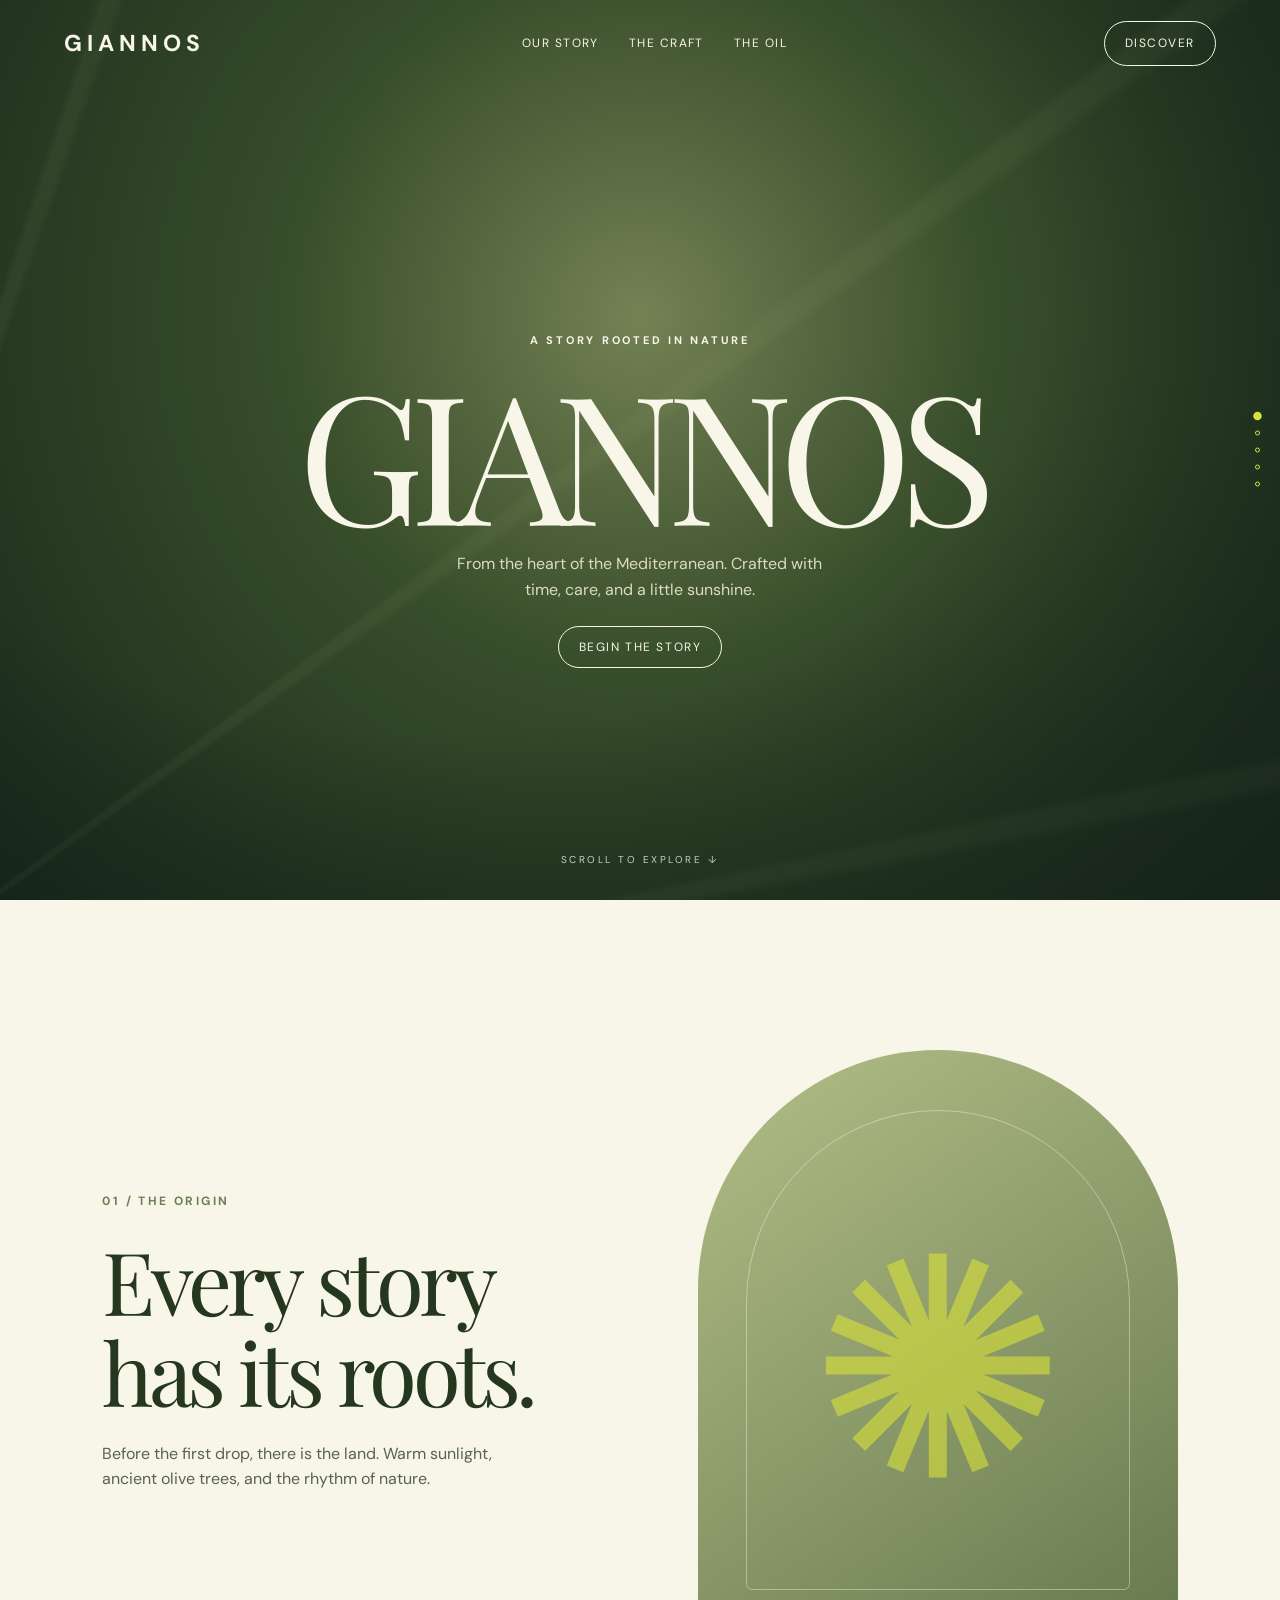
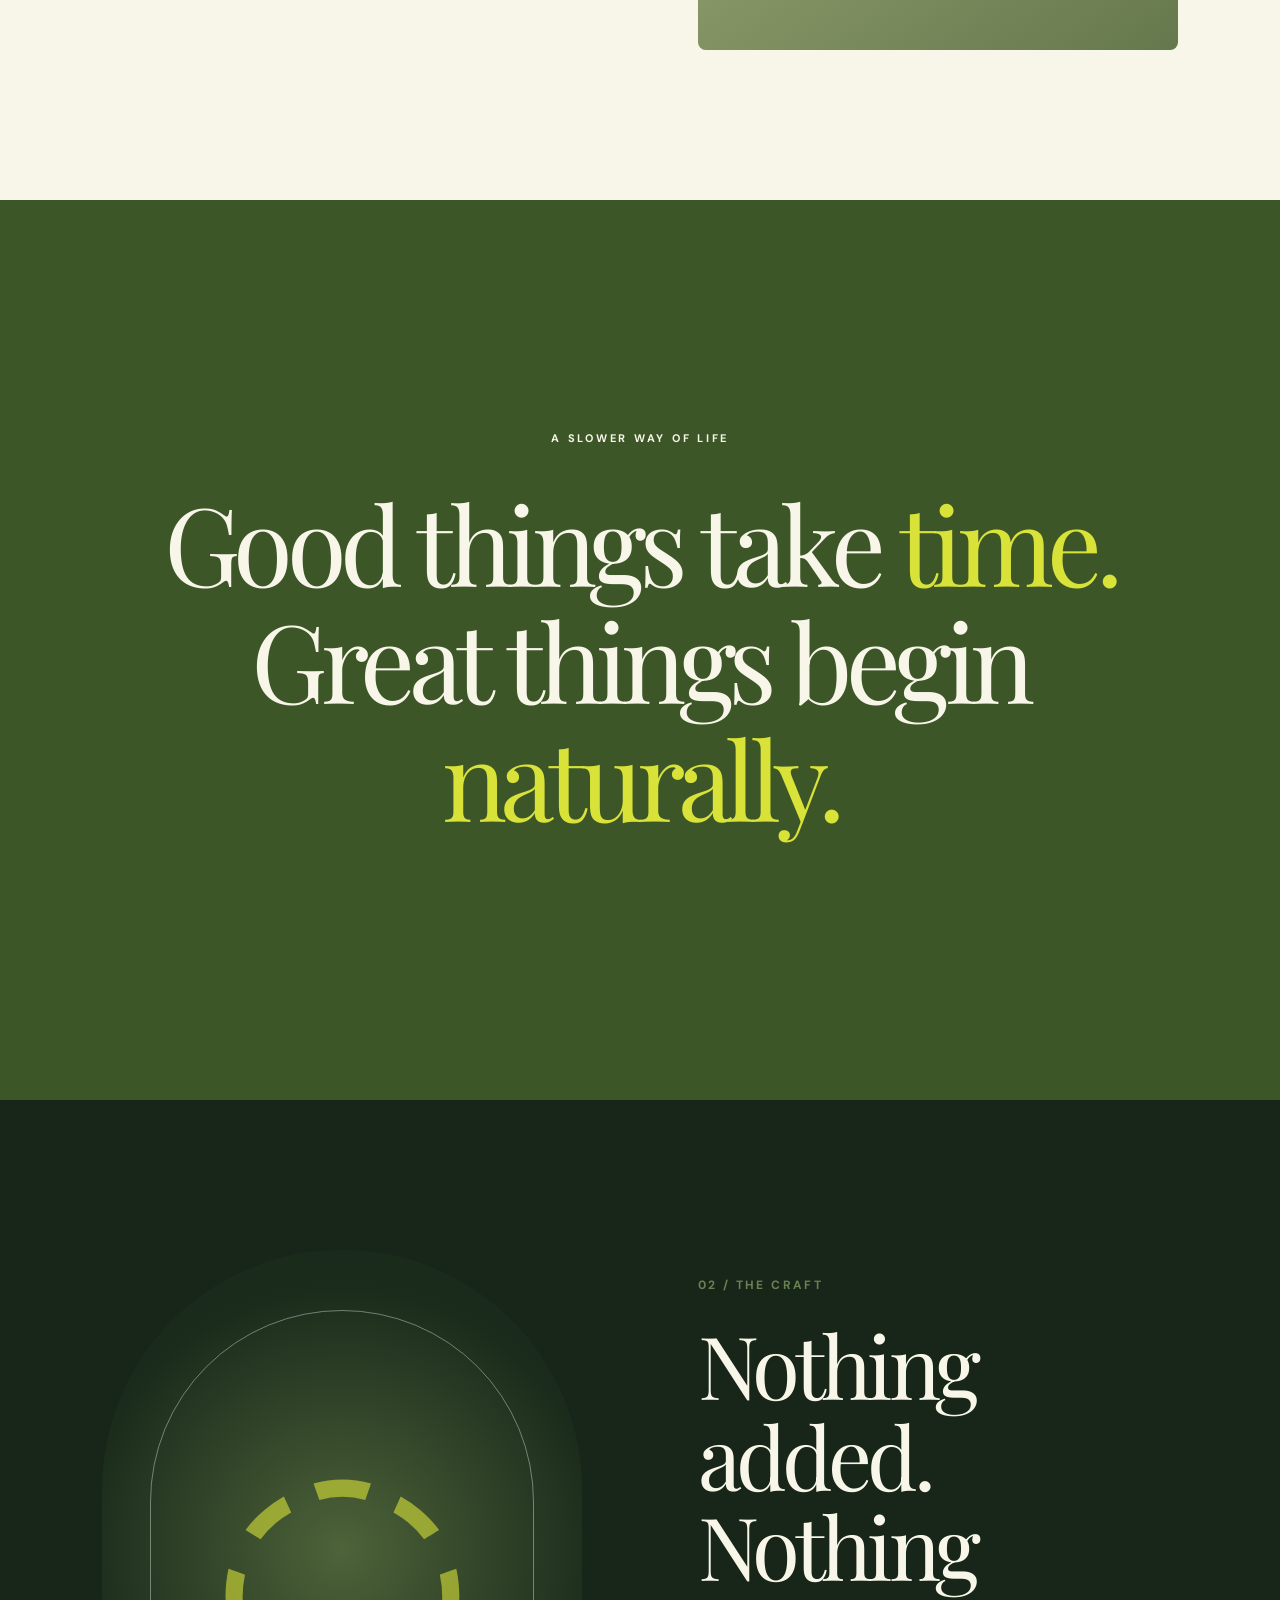
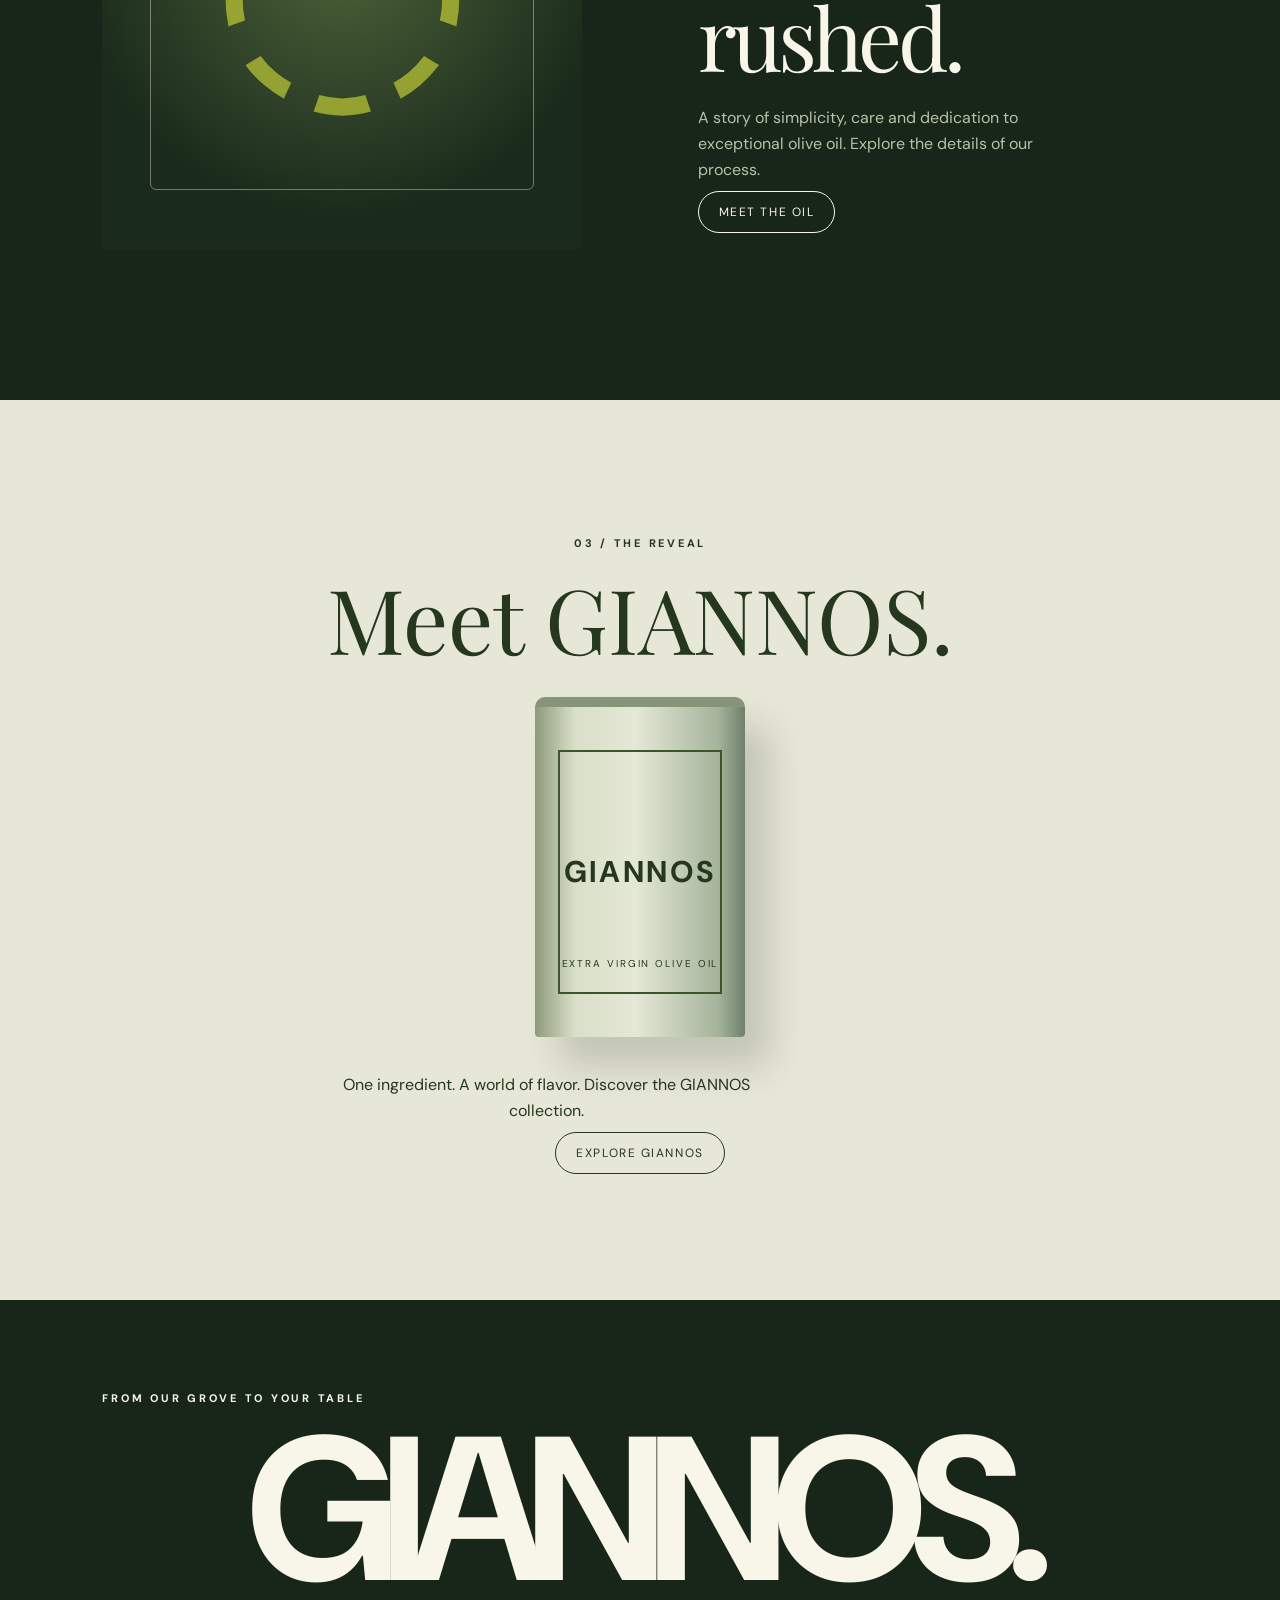
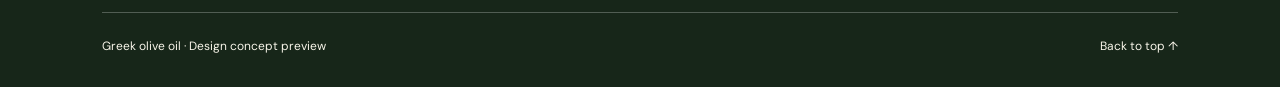
<file: giannos-preview/index.html>
<!doctype html>
<html lang="en"><head><meta charset="utf-8"><meta name="viewport" content="width=device-width,initial-scale=1"><meta name="theme-color" content="#25371e"><title>GIANNOS — A Story of Olive Oil</title><link rel="preconnect" href="https://fonts.googleapis.com"><link rel="preconnect" href="https://fonts.gstatic.com" crossorigin><link href="https://fonts.googleapis.com/css2?family=DM+Sans:wght@400;500;600;700&family=Playfair+Display:wght@400;500&display=swap" rel="stylesheet"><style>
:root{--forest:#25371e;--deep:#172619;--olive:#3c5627;--cream:#f8f5e9;--lime:#d8e238}*{box-sizing:border-box}html{scroll-behavior:smooth}body{margin:0;background:var(--cream);color:var(--forest);font:400 16px/1.6 "DM Sans",sans-serif}a{color:inherit;text-decoration:none}header{position:fixed;z-index:10;top:0;left:0;width:100%;padding:21px clamp(24px,5vw,90px);display:flex;align-items:center;justify-content:space-between;color:var(--cream);transition:background .3s}header.scrolled{background:#172619e9;backdrop-filter:blur(14px)}.brand{font-size:23px;letter-spacing:.22em;font-weight:700}.nav{display:flex;gap:30px;font-size:12px;text-transform:uppercase;letter-spacing:.12em}.button{border:1px solid currentColor;padding:12px 20px;border-radius:100px;font-size:12px;text-transform:uppercase;letter-spacing:.13em;transition:.2s}.button:hover{background:var(--lime);color:var(--deep);border-color:var(--lime)}section{position:relative;min-height:100vh;overflow:hidden}.hero{background:radial-gradient(circle at 50% 35%,#748254 0%,#394e2b 40%,#18281b 100%);color:var(--cream);display:flex;align-items:center;justify-content:center;text-align:center}.hero:before,.hero:after{content:"";position:absolute;inset:-30%;pointer-events:none;background:radial-gradient(ellipse at 40% 40%,transparent 35%,#1422189c 74%)}.hero .center{position:relative;z-index:2;padding:90px 20px 0}.eyebrow{font-size:11px;letter-spacing:.25em;text-transform:uppercase;font-weight:700}.huge{font:400 clamp(72px,14vw,235px)/.82 "Playfair Display",serif;letter-spacing:-.075em;margin:30px auto 25px}.hero p{max-width:390px;margin:25px auto 30px;color:#dcdac5}.scroll{position:absolute;bottom:32px;left:50%;transform:translateX(-50%);font-size:10px;letter-spacing:.25em;text-transform:uppercase}.branch{position:absolute;inset:0;opacity:.45;background:repeating-conic-gradient(from 40deg at 0 100%,transparent 0deg 13deg,#93a5732e 13.4deg 14deg,transparent 14.5deg 25deg);transform:scale(1.4)}.chapter{display:flex;align-items:center;justify-content:center;padding:120px max(8vw,28px);gap:9vw}.chapter .copy{max-width:490px;flex:1}.number{font-size:12px;letter-spacing:.2em;font-weight:700;color:#6b8154}.chapter h2{font:400 clamp(55px,6.8vw,115px)/1.04 "Playfair Display",serif;letter-spacing:-.055em;margin:24px 0}.chapter p{max-width:390px;color:#57644e}.visual{flex:1;max-width:570px;aspect-ratio:4/5;position:relative;overflow:hidden;background:linear-gradient(150deg,#74895d,#243b23);border-radius:280px 280px 9px 9px}.visual:before{content:"";position:absolute;inset:10%;border:1px solid #ffffff60;border-radius:inherit}.visual .symbol{position:absolute;left:50%;top:50%;transform:translate(-50%,-50%);font:400 clamp(130px,24vw,400px)/1 "Playfair Display",serif;color:#d8e23899}.light{background:var(--cream)}.light .visual{background:linear-gradient(145deg,#b4bf88,#65784d)}.dark{background:var(--deep);color:var(--cream)}.dark .copy p{color:#b8c1a8}.dark .visual{background:radial-gradient(circle at 50% 50%,#4d6339,#1a2a1b 70%)}.statement{background:var(--olive);color:var(--cream);display:grid;place-items:center;text-align:center;padding:110px 8vw}.statement h2{font:400 clamp(54px,8.5vw,145px)/1.08 "Playfair Display",serif;letter-spacing:-.06em;max-width:1200px;margin:35px auto}.statement em{color:var(--lime);font-style:normal}.product{background:#e7e7d8;display:grid;place-items:center;padding:125px 25px;text-align:center}.product h2{font:400 clamp(58px,7vw,112px)/1 "Playfair Display",serif;margin:20px auto 10px}.tin{width:210px;height:340px;background:linear-gradient(90deg,#8d9a7b,#d9dfc8 19%,#e4e8d6 48%,#a5b49b 87%,#6f806b);margin:35px auto;box-shadow:25px 30px 35px #29342130;display:flex;align-items:center;justify-content:center;position:relative;border-radius:10px 10px 4px 4px;border-top:10px solid #879477}.tin:before{content:"";width:160px;height:240px;border:2px solid #3b542c;position:absolute}.tin span{z-index:1;font-size:30px;letter-spacing:.08em;font-weight:700}.tin small{position:absolute;z-index:1;bottom:65px;font-size:10px;letter-spacing:.19em}.product p{max-width:440px}.product .button{margin-top:20px}.footer{background:var(--deep);color:var(--cream);padding:90px 8vw 30px;min-height:auto}.footer .word{font:700 clamp(65px,16vw,250px)/1 "DM Sans",sans-serif;letter-spacing:-.09em;text-align:center}.footer .bottom{display:flex;justify-content:space-between;border-top:1px solid #ffffff40;padding-top:24px;font-size:12px}.reveal{opacity:0;transform:translateY(65px);transition:opacity .9s,transform .9s}.reveal.visible{opacity:1;transform:translateY(0)}.progress{position:fixed;z-index:9;right:20px;top:50%;transform:translateY(-50%);display:grid;gap:12px}.progress span{width:5px;height:5px;border-radius:50%;border:1px solid var(--lime);background:transparent}.progress span.on{background:var(--lime);transform:scale(1.7)}@media(max-width:750px){.nav{display:none}.chapter{flex-direction:column;gap:40px}.chapter .visual{width:100%;max-width:460px}.chapter h2{font-size:58px}.chapter .copy{width:100%}.huge{font-size:23vw}.progress{right:12px}.footer .bottom{gap:15px;flex-direction:column}.product{min-height:90vh}}@media(prefers-reduced-motion:reduce){html{scroll-behavior:auto}.reveal{opacity:1;transform:none;transition:none}}
</style></head><body>
<header id="header"><a class="brand" href="#">GIANNOS</a><nav class="nav"><a href="#origin">Our Story</a><a href="#craft">The Craft</a><a href="#oil">The Oil</a></nav><a class="button" href="#oil">Discover</a></header>
<div class="progress" aria-hidden="true"><span class="on"></span><span></span><span></span><span></span><span></span></div>
<section class="hero scene"><div class="branch" id="branch"></div><div class="center"><div class="eyebrow reveal">A STORY ROOTED IN NATURE</div><h1 class="huge reveal">GIANNOS</h1><p class="reveal">From the heart of the Mediterranean. Crafted with time, care, and a little sunshine.</p><a class="button reveal" href="#origin">Begin the story</a></div><div class="scroll">Scroll to explore ↓</div></section>
<section id="origin" class="chapter light scene"><div class="copy reveal"><div class="number">01 / THE ORIGIN</div><h2>Every story has its roots.</h2><p>Before the first drop, there is the land. Warm sunlight, ancient olive trees, and the rhythm of nature.</p></div><div class="visual reveal"><span class="symbol">✺</span></div></section>
<section class="statement scene"><div class="reveal"><div class="eyebrow">A SLOWER WAY OF LIFE</div><h2>Good things take <em>time.</em><br>Great things begin <em>naturally.</em></h2></div></section>
<section id="craft" class="chapter dark scene"><div class="visual reveal"><span class="symbol">◌</span></div><div class="copy reveal"><div class="number">02 / THE CRAFT</div><h2>Nothing added. Nothing rushed.</h2><p>A story of simplicity, care and dedication to exceptional olive oil. Explore the details of our process.</p><a class="button" href="#oil">Meet the oil</a></div></section>
<section id="oil" class="product scene"><div class="reveal"><div class="eyebrow">03 / THE REVEAL</div><h2>Meet GIANNOS.</h2><div class="tin"><span>GIANNOS</span><small>EXTRA VIRGIN OLIVE OIL</small></div><p>One ingredient. A world of flavor. Discover the GIANNOS collection.</p><a class="button" href="mailto:hello@example.com?subject=GIANNOS%20olive%20oil%20enquiry">Explore GIANNOS</a></div></section>
<footer class="footer"><div class="eyebrow">FROM OUR GROVE TO YOUR TABLE</div><div class="word">GIANNOS.</div><div class="bottom"><span>Greek olive oil · Design concept preview</span><a href="#">Back to top ↑</a></div></footer>
<script>
const io=new IntersectionObserver(es=>es.forEach(e=>{if(e.isIntersecting)e.target.classList.add('visible')}),{threshold:.12});document.querySelectorAll('.reveal').forEach(e=>io.observe(e));const scenes=[...document.querySelectorAll('.scene')],dots=[...document.querySelectorAll('.progress span')];let ticking=false;addEventListener('scroll',()=>{if(ticking)return;ticking=true;requestAnimationFrame(()=>{document.getElementById('header').classList.toggle('scrolled',scrollY>60);const mid=scrollY+innerHeight*.5;let n=0;scenes.forEach((s,i)=>{if(s.offsetTop<=mid)n=i});dots.forEach((d,i)=>d.classList.toggle('on',i===n));document.getElementById('branch').style.transform='translateY('+Math.min(scrollY*.13,180)+'px) scale(1.4)';ticking=false})},{passive:true});
</script></body></html>
</file>
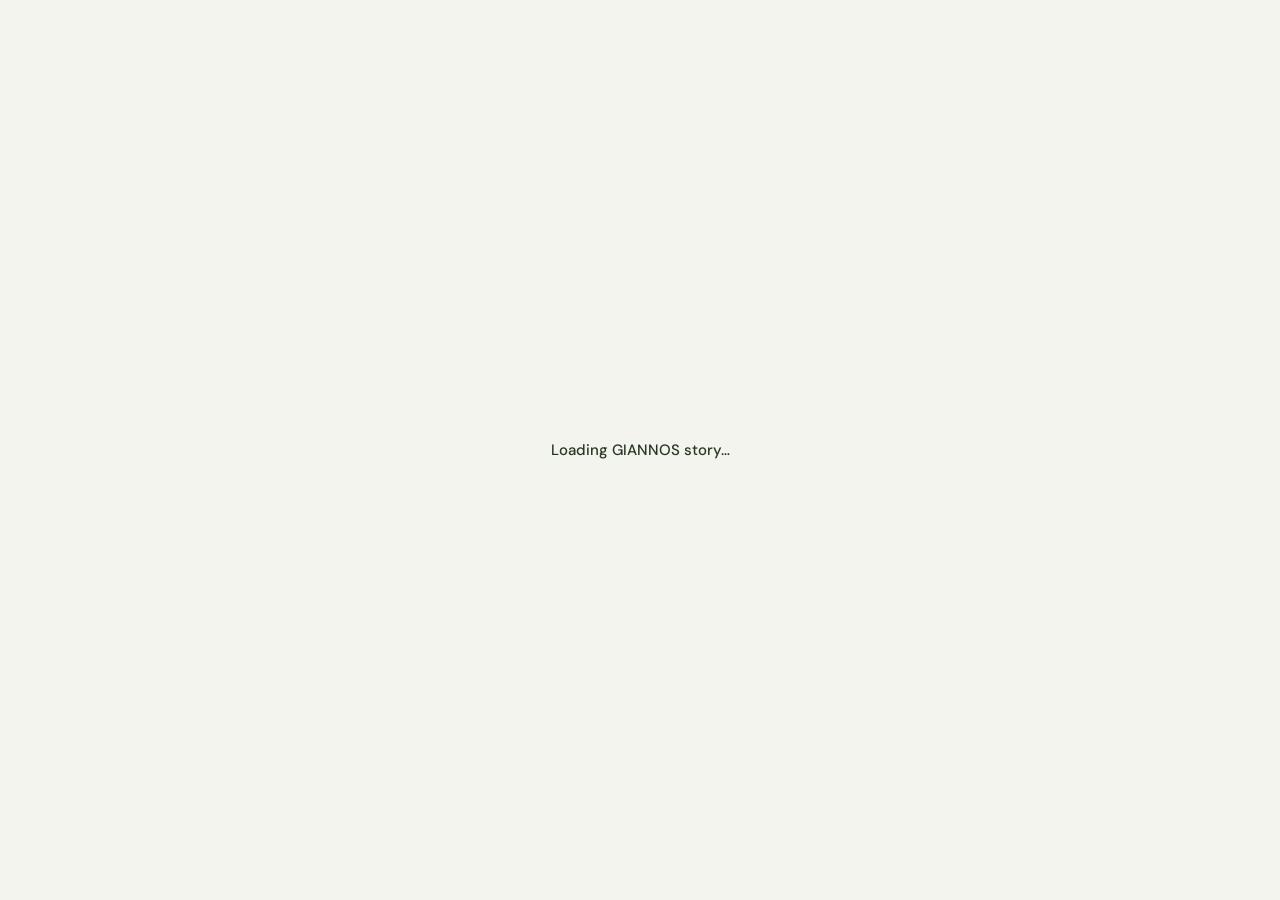
<file: index2.html>
<!doctype html>
<html lang="en">
<head>
<meta charset="UTF-8">
<meta name="viewport" content="width=device-width, initial-scale=1.0">
<title>GIANNOS — Greek Extra Virgin Olive Oil</title>
<link rel="preconnect" href="https://esm.sh">
<link rel="preconnect" href="https://fonts.googleapis.com">
<link rel="preconnect" href="https://fonts.gstatic.com" crossorigin>
<link href="https://fonts.googleapis.com/css2?family=DM+Sans:wght@400;500;600;700;800&display=swap" rel="stylesheet">
<script type="importmap">
{"imports":{
"react":"https://esm.sh/react@18.3.1",
"react-dom/client":"https://esm.sh/react-dom@18.3.1/client?external=react",
"gsap":"https://esm.sh/gsap@3.14.2",
"gsap/ScrollTrigger":"https://esm.sh/gsap@3.14.2/ScrollTrigger"
}}
</script>
<style>html,body,#root{margin:0;width:100%;min-height:100%;}body{background:#f4f4ee;}#loading{position:fixed;inset:0;display:grid;place-items:center;font:500 15px/1.5 "DM Sans",sans-serif;color:#273722}#error{white-space:pre-wrap;color:#a22;padding:24px;font:14px monospace}</style>
</head>
<body>
<div id="root"><div id="loading">Loading GIANNOS story…</div></div>
<script type="module">
import React from "react";
import {createRoot} from "react-dom/client";
import OverstoryStudioLanding from "./giannos-original-component.js";
const giannosContent = {
brand: "GIANNOS",
status: "GREEK EXTRA VIRGIN OLIVE OIL",
hero: {
 lead: "From Greece.",
 words: ["NATURE.", "TRADITION.", "FLAVOR."],
 tail: "To your table.",
 trusted: "Everyday taste matters.",
 cue: "Scroll to discover the story"
},
links: [
 {label:"Our Story",href:"#about"},
 {label:"The Olive Oil",href:"#services"},
 {label:"Discover",href:"#work"},
 {label:"Our Process",href:"#process"},
 {label:"Questions",href:"#faq"}
],
logos: [],
manifesto: {
 kicker:"Where the story begins",
 text:"It begins with an olive. Under the Greek sun. A simple ingredient, shaped by nature. [chart] Carefully made into extra virgin olive oil, and brought to the everyday table. Because everyday taste matters."
},
stats:[
 {value:100,suffix:"%",label:"Extra virgin olive oil"},
 {value:2,label:"Formats: 500ml & 3L"},
 {value:20,suffix:"%",label:"Maximum advertised subscription saving"}
],
services:{
 kicker:"The essence",
 title:"An everyday ingredient. An extraordinary tradition.",
 text:"Explore the little details behind GIANNOS. Each chapter opens only when you choose to discover more.",
 items:[
  {title:"Rooted in Greece",art:"brand",time:"01 / ORIGIN",text:"GIANNOS is a product of Greece. A story inspired by the place where olive oil is part of everyday life.",tags:["Product of Greece","Mediterranean inspiration","Everyday taste"]},
  {title:"Made from olives",art:"product",time:"02 / THE OIL",text:"GIANNOS Greek Extra Virgin Olive Oil is obtained directly from olives and solely by mechanical means, as stated on the product label.",tags:["Extra virgin","Directly from olives","Mechanical means"]},
  {title:"Protected for everyday use",art:"system",time:"03 / THE CARE",text:"Keep the oil in a cool, dry place, away from light and heat. Simple care helps protect the product in your kitchen.",tags:["Store cool and dry","Away from light","Away from heat"]},
  {title:"A place at every table",art:"site",time:"04 / THE EXPERIENCE",text:"From a finishing drizzle to a familiar family recipe, GIANNOS is made to bring a taste of Greece to everyday meals.",tags:["Drizzling","Dipping","Everyday cooking"]}
 ]
},
work:{
 kicker:"Meet GIANNOS",
 title:"One story. Two ways to enjoy it.",
 next:"Explore the full story",
 items:[
  {client:"GIANNOS 500ml",mark:"leaf",kind:"Glass bottle",title:"Your everyday bottle of Greek Extra Virgin Olive Oil.",metric:"$15",metricLabel:"Starting price · 500ml",year:"500ml",mock:"mobile",tint:["#e8e8ce","#a8bc53"]},
  {client:"GIANNOS 3L",mark:"leaf",kind:"Metal tin",title:"More of what you love. A generous 3-liter format.",metric:"$50",metricLabel:"Starting price · 3L",year:"3L",mock:"dashboard",tint:["#e6e4c6","#a4b543"]}
 ]
},
process:{
 kicker:"The journey",
 title:"From the olive to the everyday table.",
 steps:[
 {name:"Origin",when:"01 / GREECE",title:"It starts in Greece.",text:"The journey begins with olives and a Mediterranean food tradition."},
 {name:"Olive",when:"02 / INGREDIENT",title:"Simply olives.",text:"Extra virgin olive oil obtained directly from olives."},
 {name:"Craft",when:"03 / EXTRACTION",title:"Solely mechanical means.",text:"The extraction method is stated on GIANNOS packaging. No invented processing claims — just the product's own facts."},
 {name:"Table",when:"04 / ENJOY",title:"Everyday taste matters.",text:"Drizzle. Dip. Cook. Make room for a little Greek flavor in your routine."}
 ]
},
quotes:null,
pricing:null,
faq:{
 kicker:"The details",
 title:"Curious about GIANNOS?",
 text:"The essentials, without interrupting the story.",
 items:[
 {q:"What is GIANNOS?",a:"GIANNOS is Greek Extra Virgin Olive Oil, labeled as a product of Greece."},
 {q:"What sizes are available?",a:"The provided collection shows a 500ml glass bottle and a 3L tin."},
 {q:"How much does it cost?",a:"The supplied product pages show prices starting at $15 for 500ml and $50 for 3L. Final prices depend on your purchase options."},
 {q:"Is there a subscription?",a:"Yes. The supplied subscription designs show savings of 10% for a single item, 15% for selected multipacks and 20% for larger multipacks, with frequency selection. The exact total is shown at checkout."},
 {q:"How should I store the olive oil?",a:"Store in a cool, dry place away from light and heat, following the product label."}
 ]
},
cta:{title:"A little Greece in every day.",text:"Discover Greek Extra Virgin Olive Oil in a 500ml bottle or a 3L tin.",button:"Explore the collection"},
footer:{
 columns:[
 {title:"Explore",links:[{label:"The story",href:"#about"},{label:"The oil",href:"#services"},{label:"Collection",href:"#work"}]},
 {title:"Discover",links:[{label:"Our process",href:"#process"},{label:"Questions",href:"#faq"}]},
 {title:"GIANNOS",links:[{label:"Back to top",href:"#top"}]}
 ],
 city:"Greece",timeZone:"Europe/Athens",note:"Everyday taste matters."
},
email:"",currency:"$",season:"summer",photo:"./assets/giannos-olive-hero-4k.webp",theme:"light",themeToggle:true
};
createRoot(document.getElementById("root")).render(React.createElement(OverstoryStudioLanding, giannosContent));
</script>
</body>
</html>
</file>
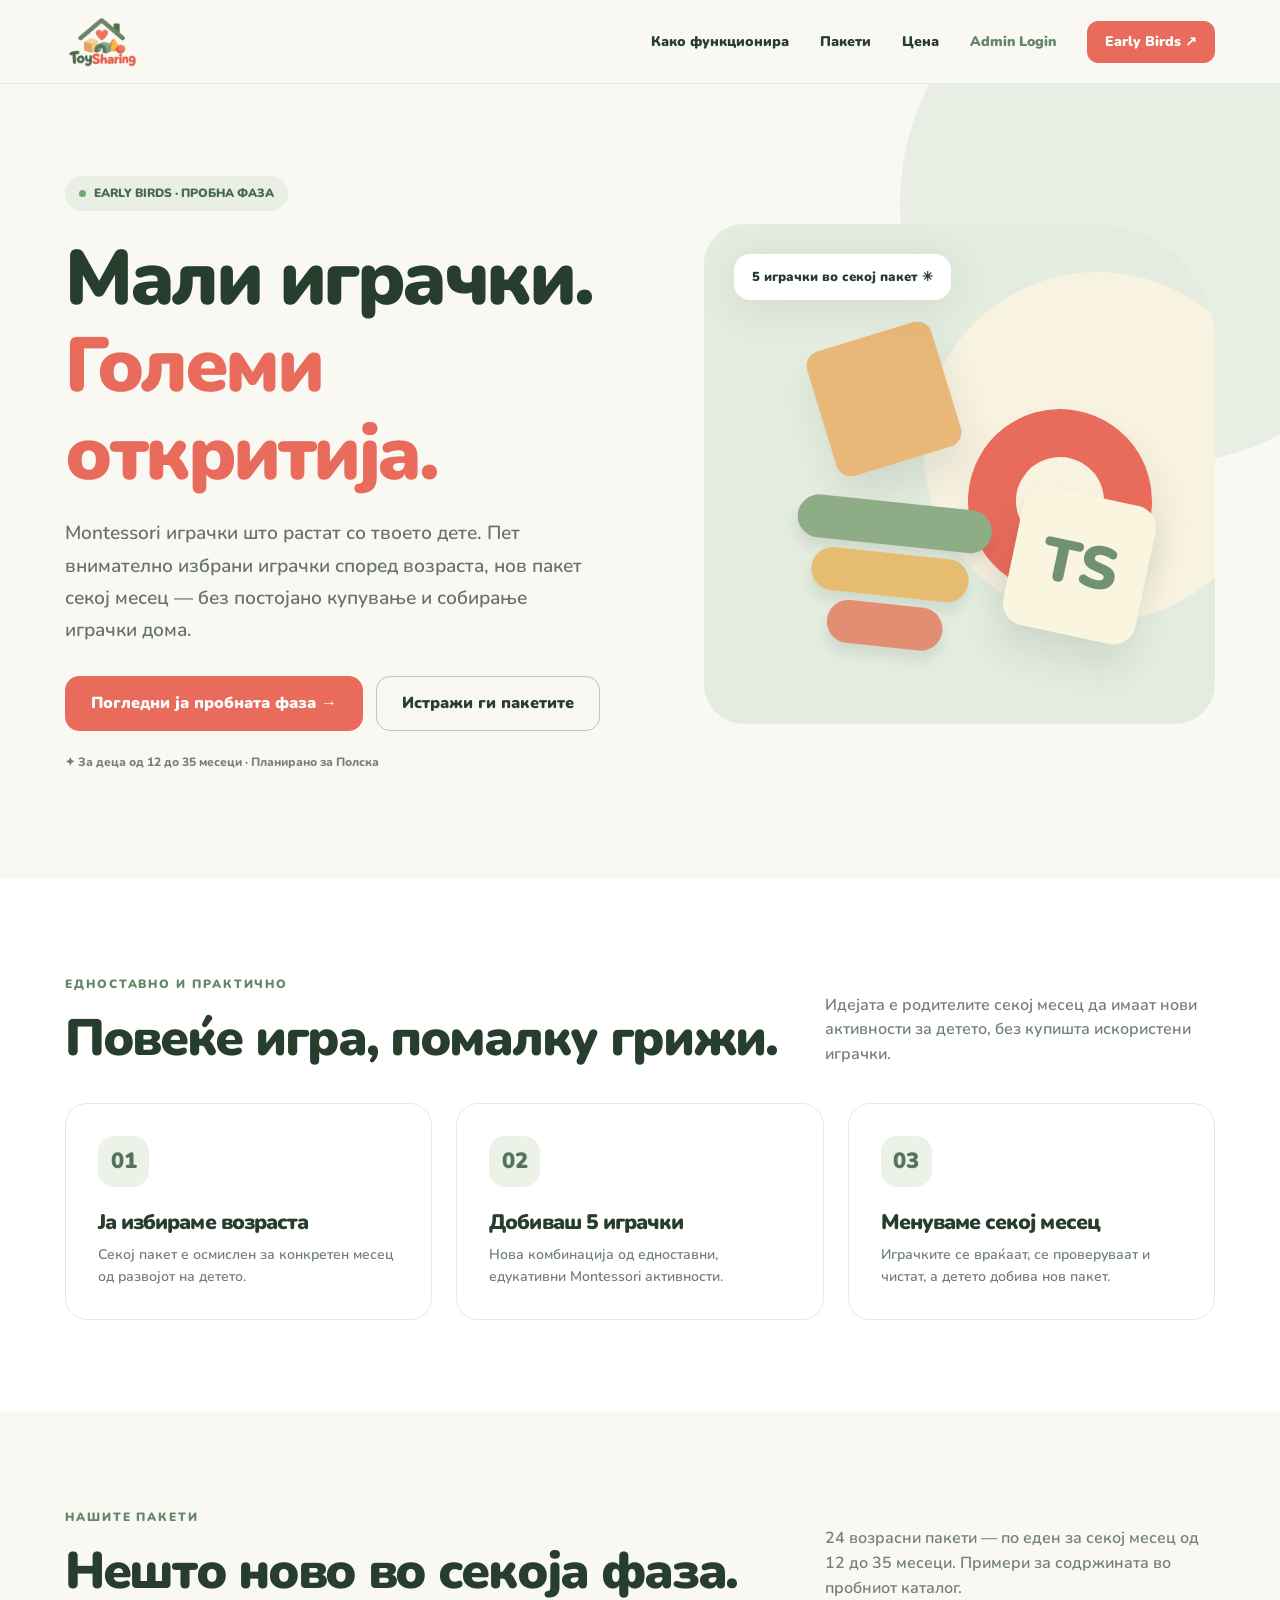
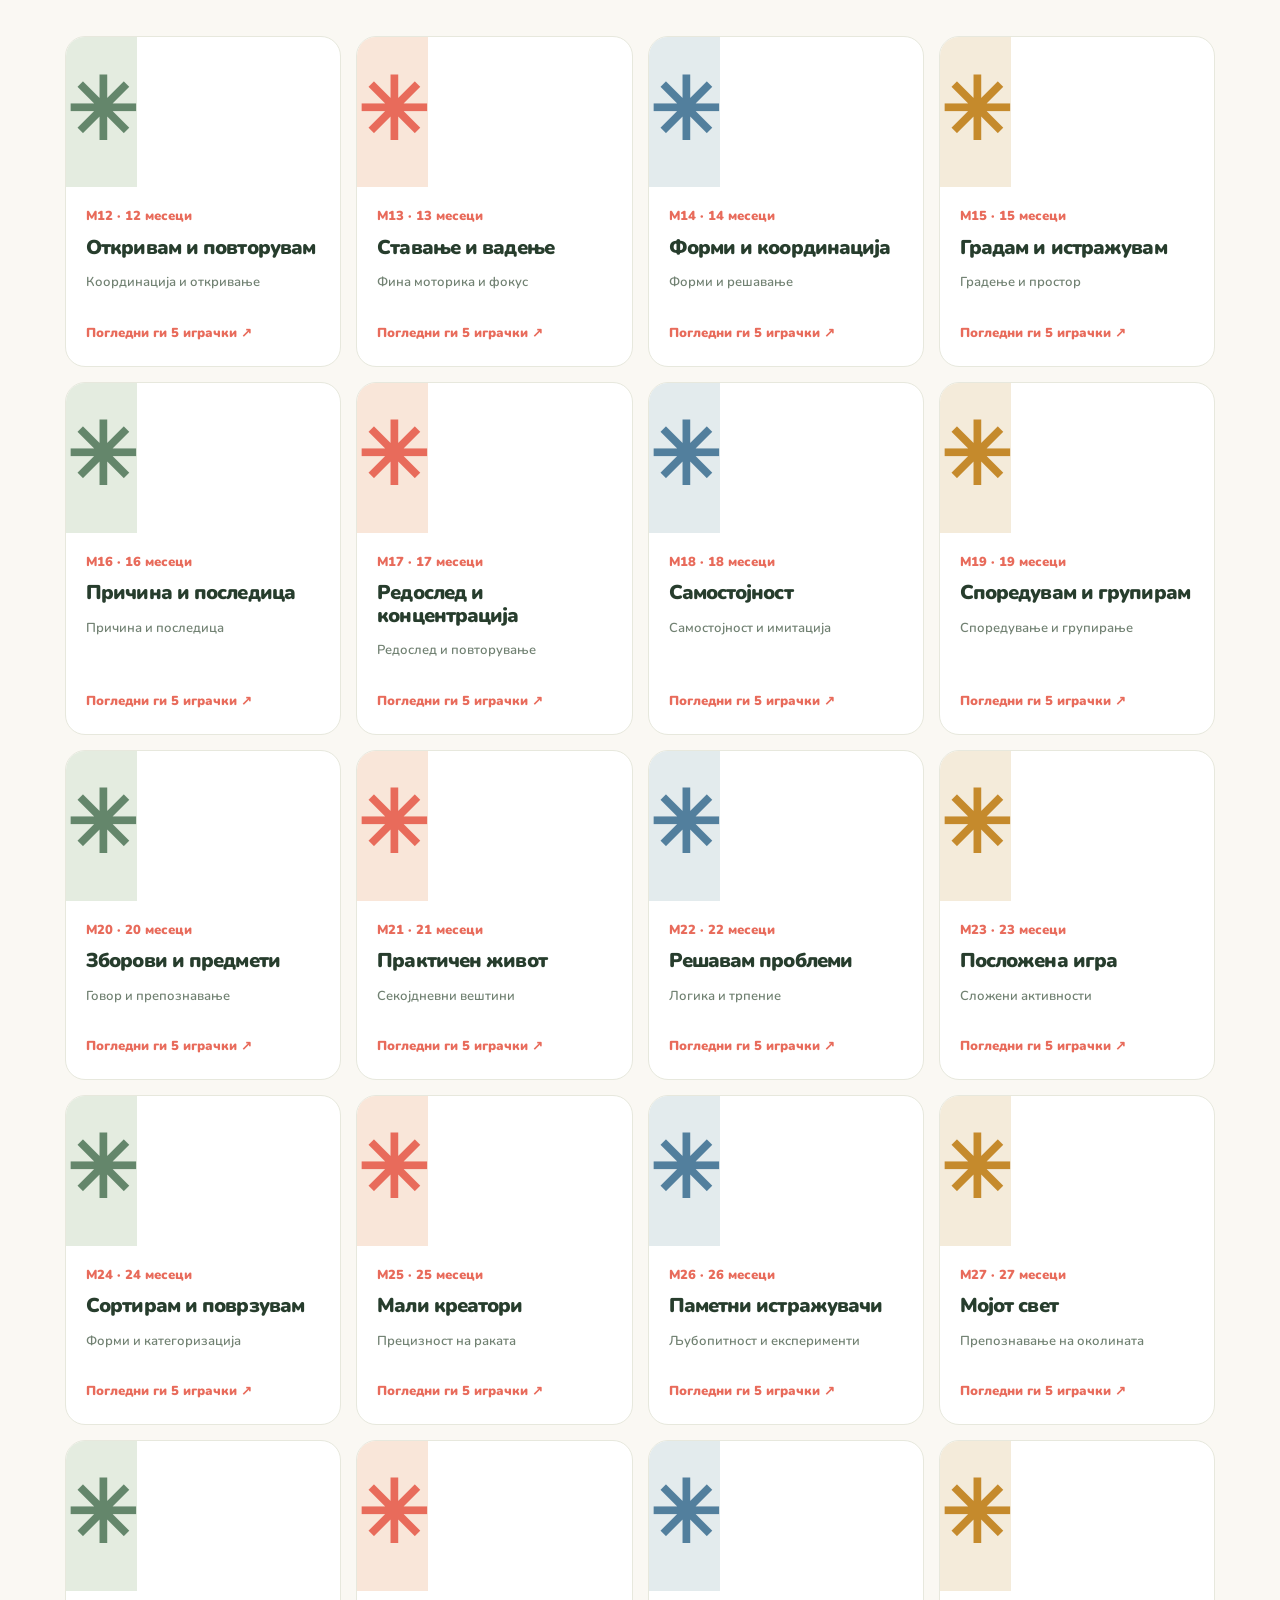
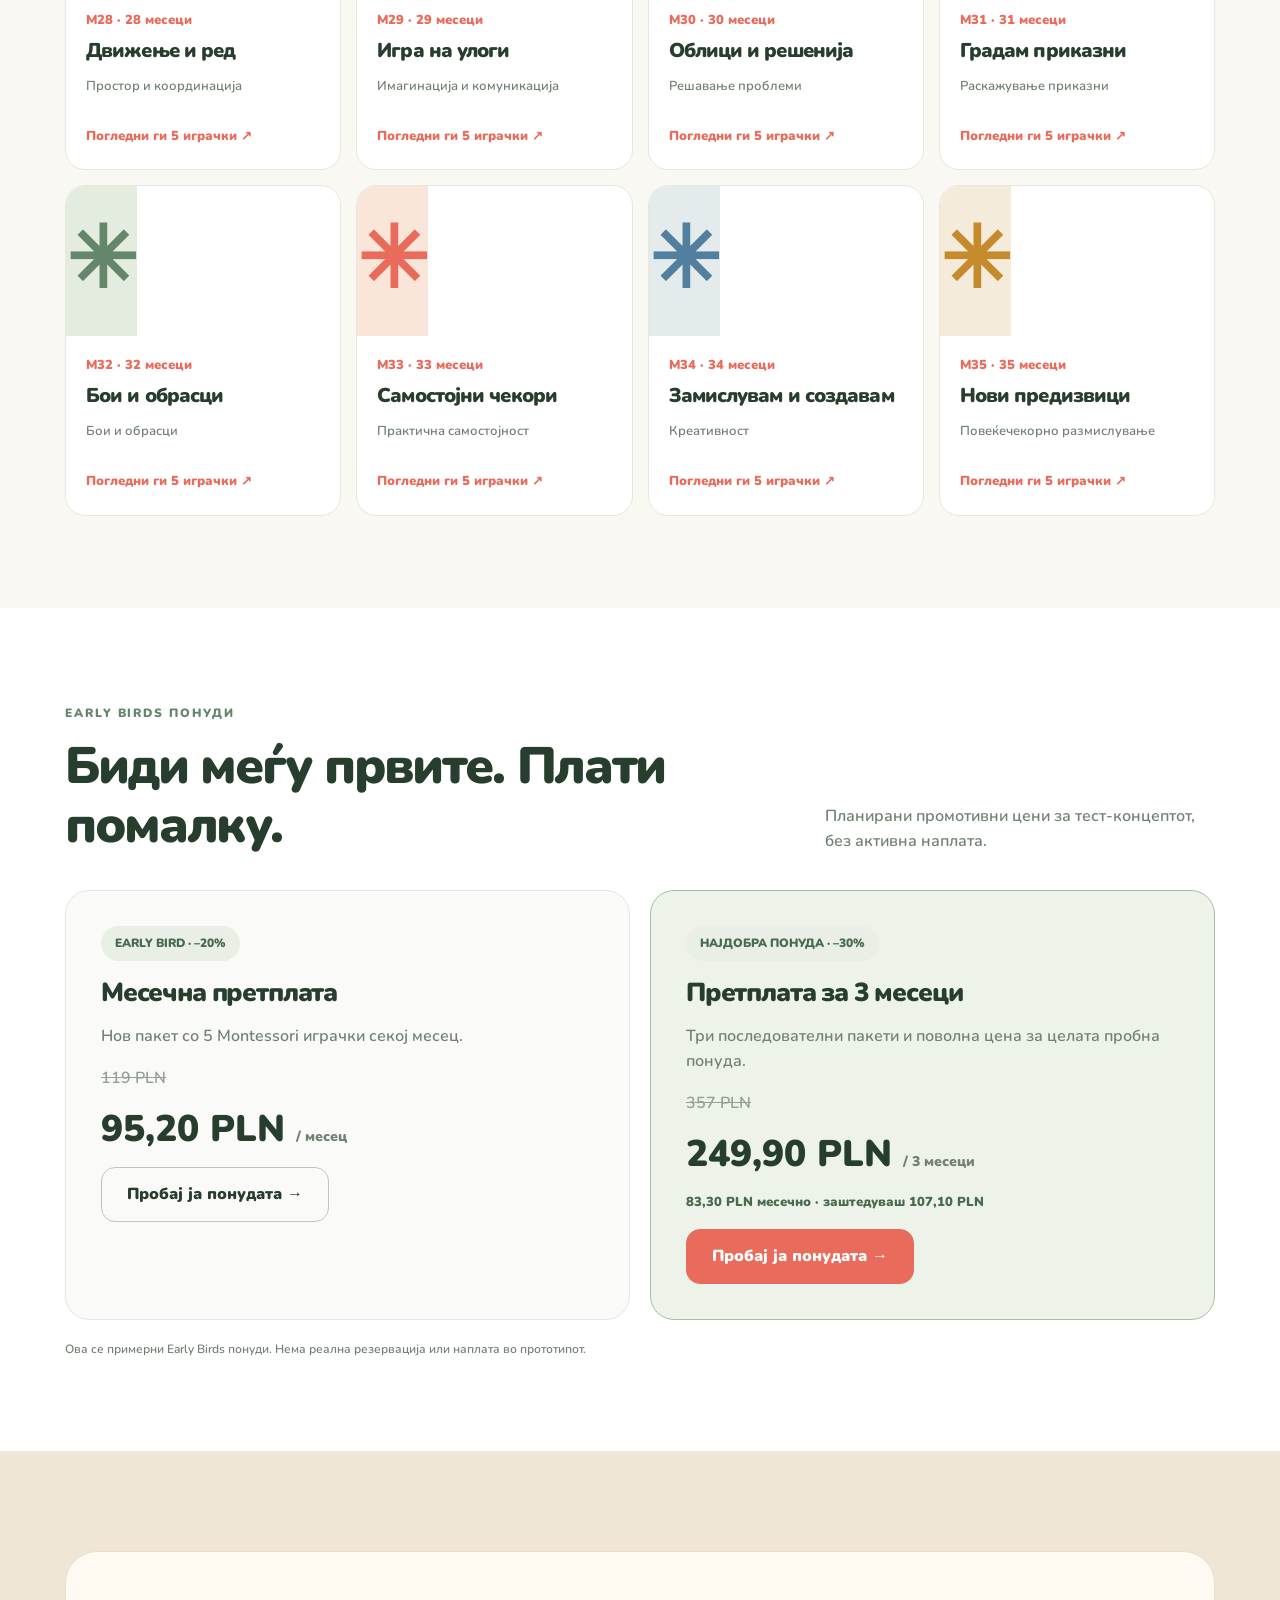
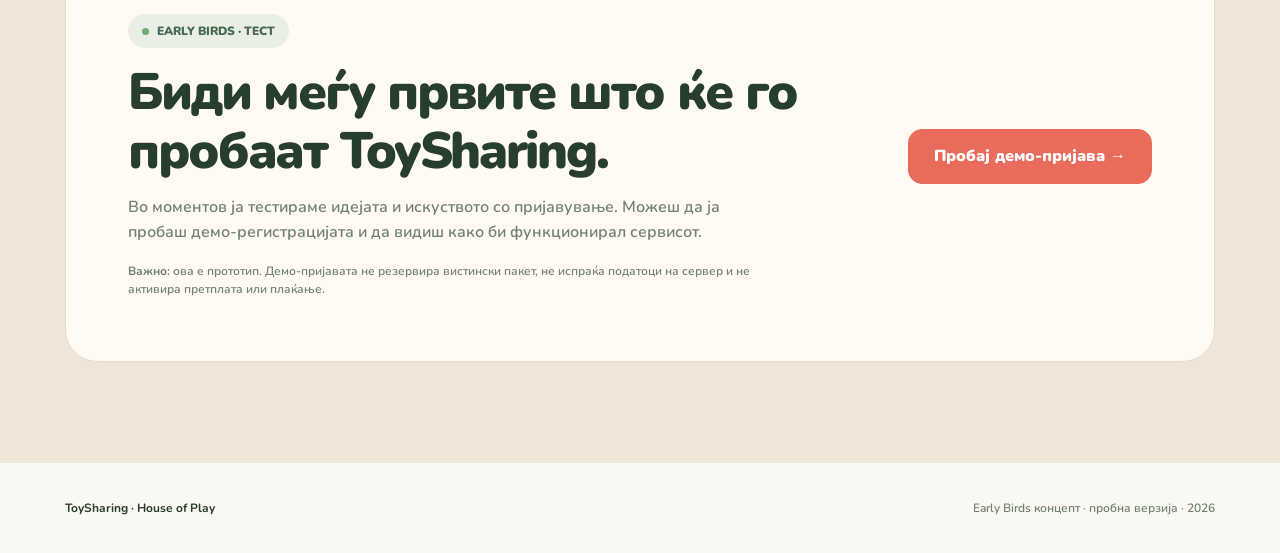
<file: landing.html>
<!doctype html>
<html lang="mk"><head><meta charset="utf-8"><meta name="viewport" content="width=device-width, initial-scale=1"><meta name="theme-color" content="#FAF8F3"><meta name="description" content="ToySharing — Montessori играчки според возраста, нов пакет секој месец. Early Birds пробна фаза во Полска."><title>ToySharing — House of Play | Early Birds</title><link rel="preconnect" href="https://fonts.googleapis.com"><link rel="preconnect" href="https://fonts.gstatic.com" crossorigin><link href="https://fonts.googleapis.com/css2?family=Nunito:wght@400;500;600;700;800;900&display=swap" rel="stylesheet">
<style>
:root{--forest:#273D2D;--olive:#64866B;--coral:#E86B5B;--cream:#FAF8F3;--line:#e7e8dd;--muted:#718172}*{box-sizing:border-box}html{scroll-behavior:smooth}body{margin:0;background:var(--cream);color:var(--forest);font:600 16px/1.55 'Nunito',sans-serif}a{color:inherit;text-decoration:none}button{font:inherit;cursor:pointer}p{margin:0}h1,h2,h3{line-height:1.14;letter-spacing:-.045em;margin:0}h1{font-size:clamp(46px,6vw,86px);font-weight:900}h2{font-size:clamp(33px,4vw,52px);font-weight:900}h3{font-size:21px;font-weight:900}.wrap{max-width:1210px;margin:auto;padding:0 30px}.muted{color:var(--muted)}.eyebrow{font-size:12px;font-weight:900;letter-spacing:.16em;text-transform:uppercase;color:var(--olive)}.pill{display:inline-flex;align-items:center;gap:8px;padding:8px 14px;border-radius:100px;background:#e9efe5;color:#486b50;font-weight:900;font-size:12px}.dot{height:7px;width:7px;border-radius:50%;background:#71aa76}.btn{display:inline-flex;align-items:center;justify-content:center;gap:12px;background:var(--coral);border:1px solid var(--coral);color:white;border-radius:14px;min-height:53px;padding:14px 25px;font-weight:900;transition:transform .2s,background .2s;white-space:nowrap}.btn:hover{background:#d85d4f;transform:translateY(-2px)}.btn.alt{background:transparent;color:var(--forest);border:1px solid #bcc9b9}.btn.alt:hover{background:#eef0e7}header{background:var(--cream);border-bottom:1px solid var(--line);position:sticky;top:0;z-index:30;backdrop-filter:blur(12px)}nav{display:flex;justify-content:space-between;align-items:center;min-height:83px;gap:30px}.brand{display:flex;align-items:center;gap:10px;font-weight:900;font-size:20px;white-space:nowrap}.brand img{height:53px;max-width:155px;object-fit:contain;object-position:left}.navlinks{display:flex;gap:31px;align-items:center;font-size:14px;font-weight:900}.navlinks a:hover{color:var(--coral)}.admin-nav-login{color:var(--olive)}.navlinks .btn{min-height:42px;padding:9px 17px;border-radius:11px}.hero{position:relative;overflow:hidden;padding:92px 0 107px}.hero:after{content:"";position:absolute;right:-140px;top:-140px;width:520px;height:520px;background:#e9eee4;border-radius:50%;z-index:0}.hero-grid{display:grid;grid-template-columns:1.07fr .93fr;align-items:center;gap:50px;position:relative;z-index:1}.hero h1{margin:24px 0 20px}.hero h1 em{font-style:normal;color:var(--coral)}.hero .lead{color:#657667;font-size:19px;max-width:520px;line-height:1.7}.hero-actions{display:flex;gap:13px;flex-wrap:wrap;margin-top:30px}.fine{display:flex;align-items:center;gap:8px;color:#738474;font-size:12px;font-weight:800;margin-top:22px}.hero-art{background:#e3ecdf;min-height:500px;border-radius:40px 120px 40px 40px;position:relative;display:grid;place-items:center;overflow:hidden}.hero-art:before{content:"";width:350px;height:350px;border-radius:50%;background:#f8f2e1;position:absolute;top:48px;right:-58px}.toy{position:absolute;box-shadow:0 24px 35px #273d2d19}.cube{width:130px;height:130px;background:#E9B878;transform:rotate(-17deg);border-radius:15px;top:110px;left:115px}.ring{width:184px;height:184px;border-radius:50%;border:48px solid #E86B5B;top:185px;right:63px;transform:rotate(-16deg)}.stack{left:88px;bottom:77px;display:flex;flex-direction:column;align-items:center;gap:8px;box-shadow:none;transform:rotate(6deg)}.stack i{display:block;width:195px;height:43px;border-radius:50px;background:#8eac86;box-shadow:0 9px 12px #273d2d1a}.stack i:nth-child(2){width:158px;background:#E6BC70}.stack i:nth-child(3){width:116px;background:#E38D72}.letter{right:68px;bottom:88px;background:#faf5df;border-radius:22px;padding:24px 29px;font-size:60px;font-weight:900;color:#719175;transform:rotate(12deg)}.art-tag{position:absolute;z-index:2;left:30px;top:30px;border-radius:16px;background:#fff;padding:13px 18px;box-shadow:0 8px 40px #273d2d18;font-size:13px;font-weight:900}.section{padding:92px 0}.section-head{display:flex;align-items:end;justify-content:space-between;gap:24px;margin-bottom:36px}.section-head h2{margin-top:13px}.section-head p{max-width:390px;color:var(--muted)}.white{background:#fff}.steps{display:grid;grid-template-columns:repeat(3,1fr);gap:24px}.step{border:1px solid var(--line);border-radius:22px;padding:32px;background:#fff}.step-number{display:grid;place-items:center;width:51px;height:51px;border-radius:16px;background:#edf2e9;color:#537559;font-weight:900;font-size:22px;margin-bottom:24px}.step h3{margin-bottom:9px}.step p{font-size:14px;color:var(--muted)}.packages{display:grid;grid-template-columns:repeat(4,1fr);gap:15px}.package{padding:23px;background:#fff;border:1px solid var(--line);border-radius:20px;min-height:200px;display:flex;flex-direction:column;transition:transform .2s,border-color .2s}.package:hover{transform:translateY(-4px);border-color:#c7d4c5}.package .age{color:var(--coral);font-size:13px;font-weight:900}.package h3{font-size:20px;margin:13px 0}.package p{font-size:13px;color:var(--muted);margin-bottom:14px}.package summary{margin-top:auto;color:var(--olive);font-weight:900;font-size:13px;cursor:pointer}.package ul{padding-left:17px;margin:12px 0 0;font-size:12px;color:#64766a;line-height:1.75}.priceband{background:var(--forest);color:white;border-radius:30px;padding:52px 62px;display:grid;grid-template-columns:1fr auto;align-items:center;gap:40px}.priceband .eyebrow{color:#a8ccb0}.priceband h2{margin:13px 0 15px}.priceband p{color:#c0d3c2;max-width:630px}.price{font-size:50px;line-height:1;font-weight:900;white-space:nowrap}.price span{font-size:15px;opacity:.7}.price-note{font-size:12px;color:#c0d3c2;margin-top:12px}.early{padding:100px 0;background:#f0e6d8}.early-card{background:#fffaf2;border:1px solid #eadcc9;padding:62px;border-radius:32px;display:grid;grid-template-columns:1fr auto;gap:45px;align-items:center}.early-card h2{margin:15px 0}.early-card p{color:#718172;max-width:630px}.early-card .btn{min-width:190px}.notice{margin-top:17px!important;font-size:12px!important}.footer{padding:36px 0;border-top:1px solid var(--line)}.foot{display:flex;justify-content:space-between;align-items:center;gap:20px;font-size:12px;color:var(--muted)}.foot strong{color:var(--forest)}@media(max-width:920px){.hero-grid{grid-template-columns:1fr}.hero-art{min-height:390px}.hero{padding:65px 0}.packages{grid-template-columns:repeat(3,1fr)}.navlinks>a:not(.btn):not(.admin-nav-login){display:none}.priceband,.early-card{grid-template-columns:1fr}.steps{gap:12px}}@media(max-width:620px){.wrap{padding:0 20px}nav{min-height:72px}.brand img{height:43px;max-width:135px}.navlinks .btn{font-size:12px;padding:9px 12px}.hero{padding:55px 0 68px}.hero-art{min-height:310px;border-radius:24px 75px 24px 24px}.hero-art:before{width:245px;height:245px}.cube{top:75px;left:48px;width:94px;height:94px}.ring{top:115px;right:32px;width:128px;height:128px;border-width:32px}.stack{left:30px;bottom:30px}.stack i{width:133px;height:29px}.stack i:nth-child(2){width:105px}.stack i:nth-child(3){width:80px}.letter{right:38px;bottom:38px;font-size:36px;padding:15px}.art-tag{top:18px;left:18px}.steps{grid-template-columns:1fr}.packages{grid-template-columns:repeat(2,1fr)}.package{padding:18px;min-height:178px}.section{padding:68px 0}.section-head{display:block}.section-head p{margin-top:14px}.priceband,.early-card{padding:33px 25px;border-radius:22px}.price{font-size:42px}.foot{align-items:start;flex-direction:column}}@media(prefers-reduced-motion:reduce){html{scroll-behavior:auto}*{transition:none!important}}
</style><style>.package{cursor:pointer;text-align:left;color:var(--forest);font:inherit;overflow:hidden;padding:0 0 23px!important}.package-visual{display:grid;place-items:center;font-size:85px;height:150px;background:#e4ece0;color:#64866B}.visual-1{background:#f9e6d9;color:#E86B5B}.visual-2{background:#e3ebed;color:#527F9D}.visual-3{background:#f4ebda;color:#C58A2C}.package .age,.package h3,.package p,.package-more{margin-left:20px;margin-right:20px}.package .age{margin-top:19px}.package h3{margin-top:10px}.package-more{color:#E86B5B;font-weight:900;font-size:13px;margin-top:auto;padding-top:16px}.toy-modal{border:0;border-radius:25px;padding:35px;max-width:min(94vw,640px);width:100%;color:#273D2D;box-shadow:0 30px 80px #12291d55}.toy-modal::backdrop{background:#16271ebc}.toy-modal h2{margin:12px 0}.toy-close{float:right;border:0;background:#edf3e9;border-radius:50%;font-size:25px;width:38px;height:38px}.toy-stage{display:flex;align-items:center;gap:12px;margin:24px 0}.toy-stage>div{flex:1;background:#eef3e9;min-height:250px;border-radius:22px;display:flex;flex-direction:column;align-items:center;justify-content:center;text-align:center;padding:15px}.toy-stage button{border:0;background:#edf3e9;border-radius:50%;width:38px;height:38px;font-size:26px}.toy-icon{font-size:95px;color:#E86B5B}.toy-stage small{display:block;color:#738174;margin-top:8px}.toy-benefit{background:#FAF8F3;padding:22px;border-radius:16px}.toy-benefit p{margin:9px 0}.toy-benefit small{font-size:11px;color:#738174}@media(max-width:620px){.package-visual{height:108px;font-size:65px}.toy-modal{padding:21px}.toy-stage>div{min-height:200px}}</style><style>.early-deals{display:grid;grid-template-columns:1fr 1fr;gap:20px}.early-deal{background:#fafbf8;border:1px solid #e1e8df;border-radius:24px;padding:35px;display:flex;flex-direction:column;gap:17px}.early-deal.highlighted{background:#edf3e9;border-color:#a9bea6}.early-deal .pill{align-self:flex-start}.early-deal h3{font-size:26px}.early-deal p{color:#738174}.early-deal s{color:#94a096}.deal-price{font-size:37px;font-weight:900;line-height:1.15}.deal-price small{font-size:14px;color:#738174}.early-deal .btn{align-self:flex-start}.early-deal .deal-saving{font-size:13px;font-weight:900;color:#486b50}.small-offer{font-size:12px;color:#738174;margin-top:20px}@media(max-width:700px){.early-deals{grid-template-columns:1fr}.early-deal{padding:25px}.deal-price{font-size:31px}}</style></head>
<body><header><nav class="wrap"><a class="brand" href="#top" aria-label="ToySharing"><img src="./assets/ToySharing%20House%20of%20Play.png" alt="ToySharing — House of Play"></a><div class="navlinks"><a href="#how">Како функционира</a><a href="#packages">Пакети</a><a href="#price">Цена</a><a href="./login.html" class="admin-nav-login">Admin Login</a><a class="btn" href="#early">Early Birds ↗</a></div></nav></header>
<main id="top"><section class="hero"><div class="wrap hero-grid"><div><span class="pill"><span class="dot"></span> EARLY BIRDS · ПРОБНА ФАЗА</span><h1>Мали играчки.<br><em>Големи откритија.</em></h1><p class="lead">Montessori играчки што растат со твоето дете. Пет внимателно избрани играчки според возраста, нов пакет секој месец — без постојано купување и собирање играчки дома.</p><div class="hero-actions"><a class="btn" href="#early">Погледни ја пробната фаза →</a><a class="btn alt" href="#packages">Истражи ги пакетите</a></div><div class="fine">✦ За деца од 12 до 35 месеци · Планирано за Полска</div></div><div class="hero-art" role="img" aria-label="Илустрација со едноставни Montessori форми, коцка и прстени"><div class="art-tag">5 играчки во секој пакет ✳</div><div class="toy cube"></div><div class="toy ring"></div><div class="toy stack"><i></i><i></i><i></i></div><div class="toy letter">TS</div></div></div></section>
<section class="section white" id="how"><div class="wrap"><div class="section-head"><div><span class="eyebrow">ЕДНОСТАВНО И ПРАКТИЧНО</span><h2>Повеќе игра, помалку грижи.</h2></div><p>Идејата е родителите секој месец да имаат нови активности за детето, без купишта искористени играчки.</p></div><div class="steps"><article class="step"><div class="step-number">01</div><h3>Ја избираме возраста</h3><p>Секој пакет е осмислен за конкретен месец од развојот на детето.</p></article><article class="step"><div class="step-number">02</div><h3>Добиваш 5 играчки</h3><p>Нова комбинација од едноставни, едукативни Montessori активности.</p></article><article class="step"><div class="step-number">03</div><h3>Менуваме секој месец</h3><p>Играчките се враќаат, се проверуваат и чистат, а детето добива нов пакет.</p></article></div></div></section>
<section class="section" id="packages"><div class="wrap"><div class="section-head"><div><span class="eyebrow">НАШИТЕ ПАКЕТИ</span><h2>Нешто ново во секоја фаза.</h2></div><p>24 возрасни пакети — по еден за секој месец од 12 до 35 месеци. Примери за содржината во пробниот каталог.</p></div><div class="packages" id="packageGrid"></div></div></section>
<section class="section white" id="price"><div class="wrap"><div class="section-head"><div><span class="eyebrow">EARLY BIRDS ПОНУДИ</span><h2>Биди меѓу првите. Плати помалку.</h2></div><p>Планирани промотивни цени за тест-концептот, без активна наплата.</p></div><div class="early-deals"><article class="early-deal"><span class="pill">EARLY BIRD · –20%</span><h3>Месечна претплата</h3><p>Нов пакет со 5 Montessori играчки секој месец.</p><s>119 PLN</s><div class="deal-price">95,20 PLN <small>/ месец</small></div><a href="#early" class="btn alt">Пробај ја понудата →</a></article><article class="early-deal highlighted"><span class="pill">НАЈДОБРА ПОНУДА · –30%</span><h3>Претплата за 3 месеци</h3><p>Три последователни пакети и поволна цена за целата пробна понуда.</p><s>357 PLN</s><div class="deal-price">249,90 PLN <small>/ 3 месеци</small></div><p class="deal-saving">83,30 PLN месечно · заштедуваш 107,10 PLN</p><a href="#early" class="btn">Пробај ја понудата →</a></article></div><p class="small-offer">Ова се примерни Early Birds понуди. Нема реална резервација или наплата во прототипот.</p></div></section>
<section class="early" id="early"><div class="wrap"><div class="early-card"><div><span class="pill"><span class="dot"></span> EARLY BIRDS · ТЕСТ</span><h2>Биди меѓу првите што ќе го пробаат ToySharing.</h2><p>Во моментов ја тестираме идејата и искуството со пријавување. Можеш да ја пробаш демо-регистрацијата и да видиш како би функционирал сервисот.</p><p class="notice"><strong>Важно:</strong> ова е прототип. Демо-пријавата не резервира вистински пакет, не испраќа податоци на сервер и не активира претплата или плаќање.</p></div><a class="btn" href="./signup.html">Пробај демо-пријава →</a></div></div></section><dialog id="toyModal" class="toy-modal"><button id="toyClose" class="toy-close" aria-label="Затвори">×</button><span class="eyebrow">Montessori пакет</span><h2 id="modalTitle"></h2><p>Примерна содржина · 5 играчки</p><div class="toy-stage"><button id="toyPrev" aria-label="Претходна играчка">‹</button><div><div id="toyIcon" class="toy-icon">◯</div><strong id="toyName"></strong><small id="toyNum"></small></div><button id="toyNext" aria-label="Следна играчка">›</button></div><div class="toy-benefit"><strong>Зошто овие играчки?</strong><p id="modalBenefit"></p><small>Развојот е индивидуален; проверете ја безбедноста и препорачаната возраст на играчките.</small></div></dialog></main>
<footer class="footer"><div class="wrap foot"><strong>ToySharing · House of Play</strong><span>Early Birds концепт · пробна верзија · 2026</span></div></footer>
<script>
const names=["Откривам и повторувам","Ставање и вадење","Форми и координација","Градам и истражувам","Причина и последица","Редослед и концентрација","Самостојност","Споредувам и групирам","Зборови и предмети","Практичен живот","Решавам проблеми","Посложена игра"].concat(["Сортирам и поврзувам","Мали креатори","Паметни истражувачи","Мојот свет","Движење и ред","Игра на улоги","Облици и решенија","Градам приказни","Бои и обрасци","Самостојни чекори","Замислувам и создавам","Нови предизвици"]);
const toys=[["Кутија за постојаност на предмет","Кула со прстени","Чаши за вгнездување","Сложувалка со големи рачки","Големи дрвени коцки"],["Кутија со големи дискови","Кутија со фиока","Вметнувалка со крупни цилиндри","Играчка со топки за тркалање","Дрвено возило"],["Едноставен сортер","Кула за редење","Сложувалка со форми","Коцки за градење","Кутија со вратички"],["Кула од коцки","Играчка за туркање","Сортер со крупни блокови","Сложувалка со животни","Рампа со крупни топки"],["Рампа со големи топки","Играчка причина-последица","Кутија со вратички","Вметнувалка со форми","Играчка за влечење"],["Кула со различни големини","Сложувалка со рачки","Кутија за сортирање","Моторичка играчка со заробени елементи","Дрвени блокови"],["Сет за имитација на сервирање","Сет со вратички","Сложувалка со животни","Вметнувалка со форми","Крупни коцки"],["Сортер по боја","Чаши за редење","Сложувалка со животни","Спарување слики","Кутија со отвори"],["Дрвени животни со крупни делови","Сложувалка со возила","Сет за игра со храна","Коцки со слики","Моторичка играчка"],["Сет за имитација на чистење","Сет за сервирање","Играчка со вратички","Сложувалка со крупни делови","Садови за вгнездување"],["Конструкциски блокови","Сортер со форми","Сложувалка со крупни делови","Спарување животни","Кула по големина"],["Сет за игра со готвење","Конструкциски сет","Сложувалка со 6 крупни делови","Сортирање по боја","Сет за практични активности"]].concat([["Сортер со форми","Мозаик со големи делови","Дрвени коцки","Сложувалка со животни","Спарување парови"],["Нанижување прстени","Кула за составување","Големи штипки","Сложувалка","Дрвени блокови"],["Кутија со бравички","Дрвена рампа","Текстурни форми","Играчка со тркала","Конструкциски сет"],["Мини кујна","Дрвени фигурички","Сложувалка со дом","Коцки со слики","Сортирање"],["Редење по големина","Дрвена патека","Геометриски сортер","Рамнотежна игра","Прстени"],["Докторски сет","Сет за сервирање","Дрвени овошја","Фигури","Коцки"],["Сложувалка","Танграм со големи делови","Бои и форми","Логичка кутија","Дрвени блокови"],["Фигури и куќички","Градежни блокови","Сет за приказни","Патека со возила","Спарување"],["Мозаик","Шаблони за редење","Сортер","Коцки со броеви","Нанижување"],["Закопчување","Комплет за чистење","Сортирање","Дрвени садови","Сложувалка"],["Креативни форми","Конструкциски сет","Шари","Сет за улоги","Животни"],["Посложена сложувалка","Меморија","Градежен сет","Фигури за приказни","Логичка игра"]]);
const benefits=["Координација и откривање","Фина моторика и фокус","Форми и решавање","Градење и простор","Причина и последица","Редослед и повторување","Самостојност и имитација","Споредување и групирање","Говор и препознавање","Секојдневни вештини","Логика и трпение","Сложени активности","Форми и категоризација","Прецизност на раката","Љубопитност и експерименти","Препознавање на околината","Простор и координација","Имагинација и комуникација","Решавање проблеми","Раскажување приказни","Бои и обрасци","Практична самостојност","Креативност","Повеќечекорно размислување"];let active=0,toy=0;const dlg=document.getElementById("toyModal");function showToy(){document.getElementById("toyName").textContent=toys[active][toy];document.getElementById("toyNum").textContent=(toy+1)+" / 5";document.getElementById("toyIcon").textContent=["◯","▣","✳","◇","⬡"][toy];}function showPackage(i){active=i;toy=0;document.getElementById("modalTitle").textContent=(i+12)+" месеци · "+names[i];document.getElementById("modalBenefit").textContent=benefits[i]+". Овие пет играчки се предложени за развојните активности на оваа возраст. Темпото на секое дете е индивидуално.";showToy();dlg.showModal()}function rotate(d){toy=(toy+d+5)%5;showToy()}const grid=document.getElementById("packageGrid");grid.innerHTML=names.map((n,i)=>'<button type="button" class="package" data-p="'+i+'"><span class="package-visual visual-'+i%4+'">✳</span><span class="age">M'+(i+12)+' · '+(i+12)+' месеци</span><h3>'+n+'</h3><p>'+benefits[i]+'</p><span class="package-more">Погледни ги 5 играчки ↗</span></button>').join("");grid.addEventListener("click",e=>{const b=e.target.closest("[data-p]");if(b)showPackage(Number(b.dataset.p))});document.getElementById("toyPrev").onclick=()=>rotate(-1);document.getElementById("toyNext").onclick=()=>rotate(1);document.getElementById("toyClose").onclick=()=>dlg.close();dlg.onclick=e=>{if(e.target===dlg)dlg.close()};
</script></body></html>
</file>
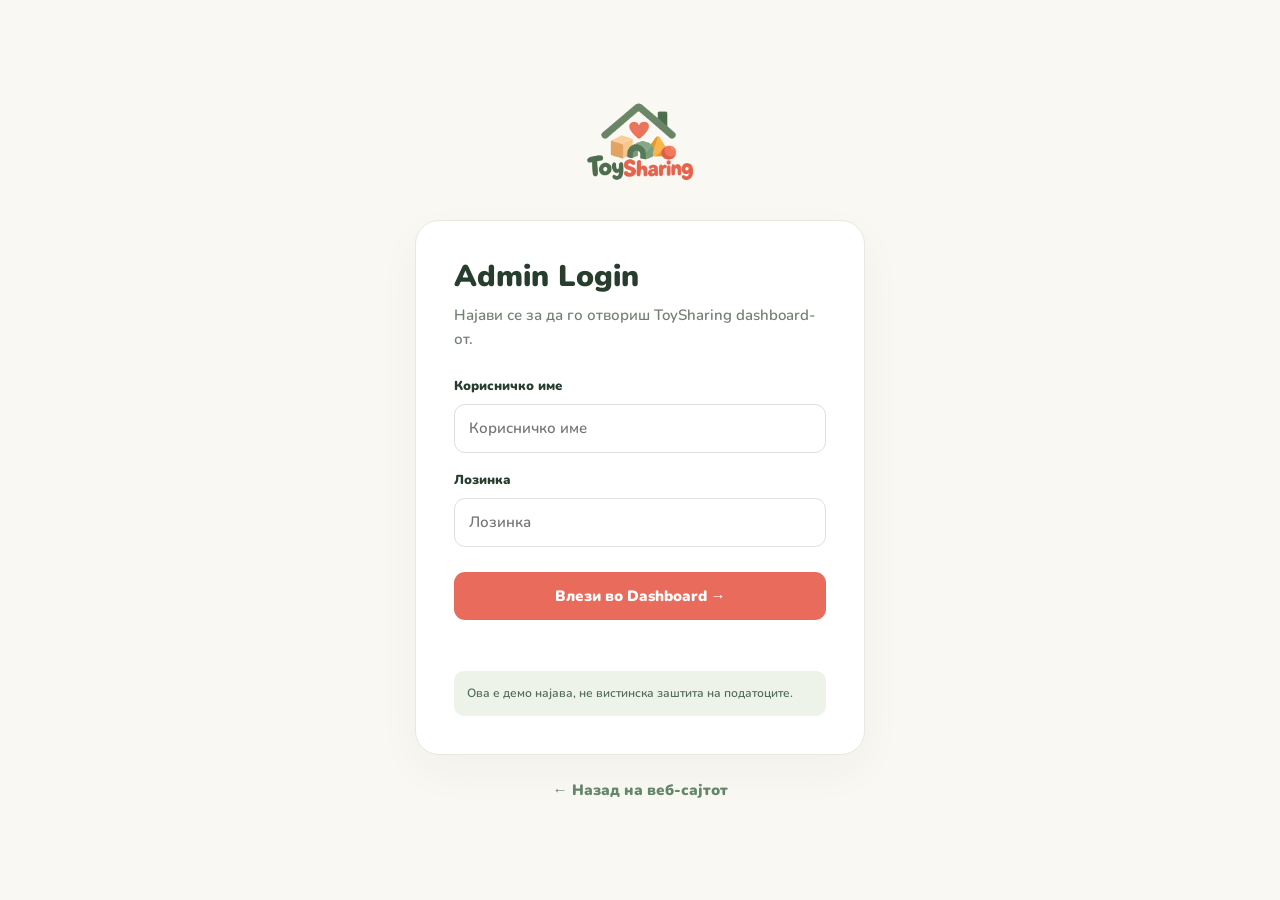
<file: login.html>
<!doctype html><html lang="mk"><head><meta charset="utf-8"><meta name="viewport" content="width=device-width,initial-scale=1"><meta name="theme-color" content="#FAF8F3"><title>Admin Login · ToySharing</title><link href="https://fonts.googleapis.com/css2?family=Nunito:wght@400;500;600;700;800;900&display=swap" rel="stylesheet"><style>*{box-sizing:border-box}body{margin:0;min-height:100vh;background:#FAF8F3;color:#273D2D;font:600 15px/1.6 'Nunito',sans-serif;display:flex;align-items:center;justify-content:center;padding:25px}main{width:min(100%,450px)}.brand{text-align:center;margin-bottom:30px}.brand img{max-width:180px;max-height:85px;object-fit:contain}.card{background:white;border:1px solid #e5e9e0;border-radius:24px;padding:38px;box-shadow:0 16px 45px #273d2d0a}h1{margin:0 0 8px;font-size:30px;line-height:1.2;font-weight:900}p{margin:0 0 25px;color:#738174}label{display:block;font-size:13px;font-weight:900;margin:17px 0 7px}input{width:100%;min-height:49px;border:1px solid #dbe2d9;border-radius:11px;padding:10px 14px;font:inherit;background:#fff;color:#273D2D}input:focus{outline:2px solid #64866B;outline-offset:1px}button{background:#E86B5B;color:white;border:none;border-radius:11px;width:100%;padding:14px;margin-top:25px;font:900 15px 'Nunito',sans-serif;cursor:pointer}button:hover{background:#D85D4F}.hint{margin-top:19px;padding:13px;background:#edf3e8;border-radius:10px;font-size:12px;color:#536e57}.error{color:#c94747;font-size:13px;min-height:20px;margin-top:12px}.back{display:block;text-align:center;color:#64866B;font-weight:900;margin-top:23px;text-decoration:none}@media(max-width:500px){.card{padding:28px}}</style></head><body><main><div class="brand"><a href="./landing.html"><img src="./assets/ToySharing%20House%20of%20Play.png" alt="ToySharing"></a></div><div class="card"><h1>Admin Login</h1><p>Најави се за да го отвориш ToySharing dashboard-от.</p><form id="login"><label for="email">Корисничко име</label><input id="email" name="email" type="text" autocomplete="username" required placeholder="Корисничко име"><label for="password">Лозинка</label><input id="password" name="password" type="password" autocomplete="current-password" required placeholder="Лозинка"><button type="submit">Влези во Dashboard →</button><div class="error" id="error" role="alert" aria-live="polite"></div></form><div class="hint">Ова е демо најава, не вистинска заштита на податоците.</div></div><a class="back" href="./landing.html">← Назад на веб-сајтот</a></main><script>document.getElementById("login").addEventListener("submit",function(e){e.preventDefault();const email=document.getElementById("email").value.trim().toLowerCase(),pass=document.getElementById("password").value;if(email==="dejanxmkd"&&pass==="861982f2"){sessionStorage.setItem("toysharing_demo_admin","1");location.href="./index.html"}else document.getElementById("error").textContent="Погрешен email или лозинка."});if(sessionStorage.getItem("toysharing_demo_admin")==="1")location.replace("./index.html");</script></body></html>
</file>
